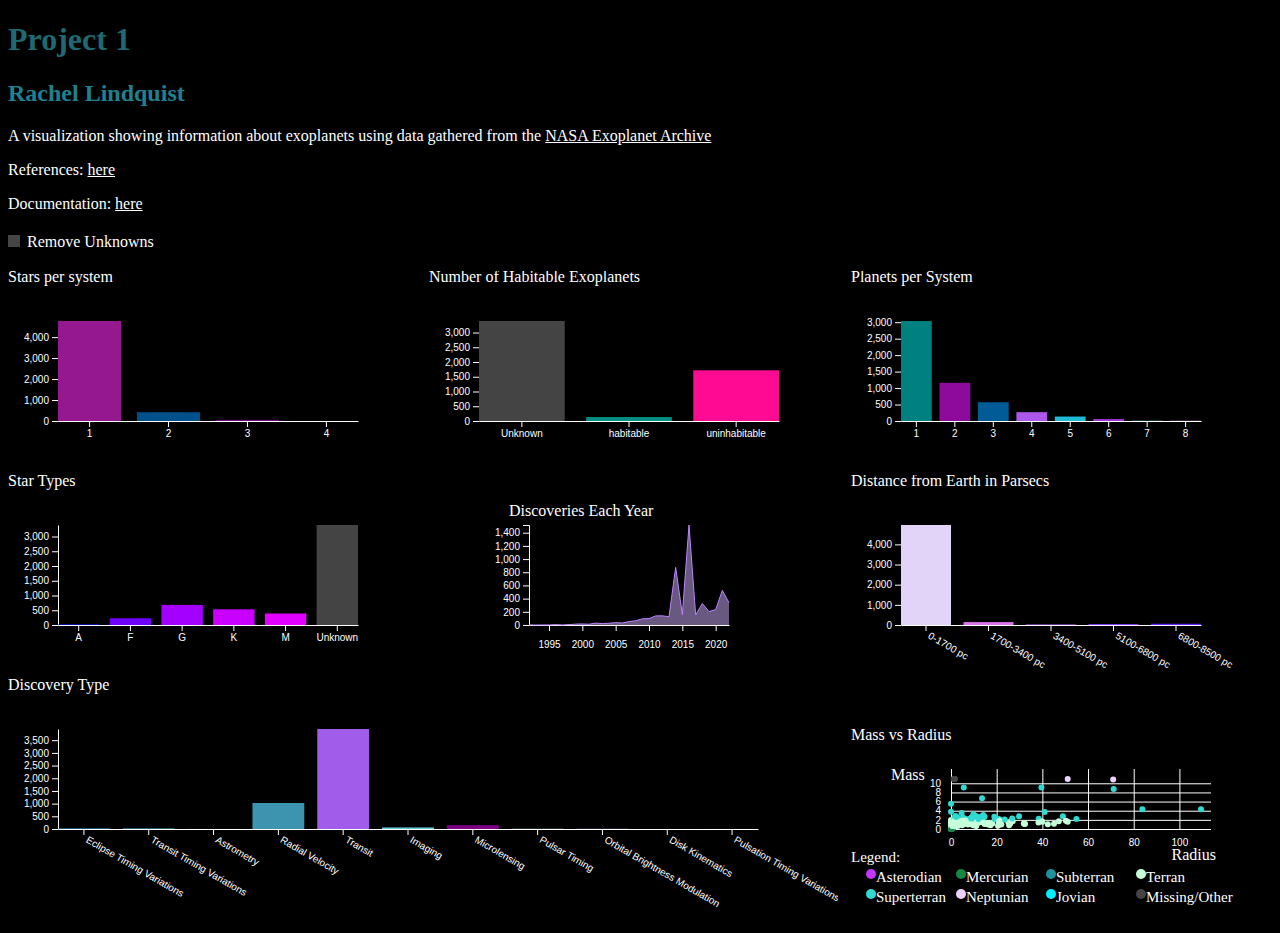
<file: index.html>
<!DOCTYPE html>
<html>
<head>
    <title>Project 1</title>
    <meta charset="UTF-8">
    <link rel="stylesheet" href="css/style.css">
</head>
<body> 
    <h1> Project 1</h1>
    <h2> Rachel Lindquist </h2>
    <p>A visualization showing information about exoplanets using data gathered from the <a href = "https://exoplanetarchive.ipac.caltech.edu/cgi-bin/TblView/nph-tblView?app=ExoTbls&config=PS"> NASA Exoplanet Archive</a></p>   
    <p>References: <a href = "pages/ref.html">here</a></p>
    <p>Documentation: <a href = "pages/doc.html"> here</a></p>

    <ul class="legend">
        <li class="legend-btn" id = "unknown" category="Unknown"><span class="legend-symbol"></span> Remove Unknowns</li>
    </ul>

    <!-- Div for two columns of charts -->

    <div style="width: 49%; float:left; display:inline; height:100px; width: 33.33%;">
        <!--<div style ="border: 1px solid rgb(20, 20, 20); padding: 0.2em; background:rgb(40, 40, 40)"> -->
        <svg id = "multiStar"></svg>
        <div id="tooltip"></div>
    <!--</div> -->
        <svg id = "starType"></svg>
        <div id="tooltip"></div>
        <svg id = "discoveryType"></svg>
        <!--<div id="tooltip"></div> -->
        <!--<svg id = "dataTable"></svg> --->
    </div>
    <div style="width: 49%; float:left; display:inline; height:100px; width: 33.33%;">
        <svg id = "habitability"></svg>
        <div id="tooltip"></div>
        <svg id = "disTime"></svg>
        <div id="tooltip"></div>
    </div>
    <div style="width: 49%; float:left; display:inline; height:100px; width: 33.33%;">
        <svg id = "planetSys"></svg>
        <div id="tooltip"></div>
        <svg id = "distance"></svg>
        <div id="tooltip"></div>
        <svg id = "radVMass"></svg>
        <div id="tooltip"></div>
        <!--
        <ul class="legend">
            <li class="legend-btn" id = "asterodian" category="Asterodian"><span class="legend-symbol"></span>Asterodian</li>
            <li class="legend-btn" id = "mercurian" category="Mercurian"><span class="legend-symbol"></span>Mercurian</li>
            <li class="legend-btn" id = "subterran" category="Subterran"><span class="legend-symbol"></span>Subterran</li>
            <li class="legend-btn" id = "terran" category="Terran"><span class="legend-symbol"></span>Terran</li>
        </ul>
        <ul class="legend">
            <li class="legend-btn" id = "superterran" category="Superterran"><span class="legend-symbol"></span>Superterran</li>
            <li class="legend-btn" id = "neuptunian" category="Neptunian"><span class="legend-symbol"></span>Neputunian</li>
            <li class="legend-btn" id = "jovian" category="Jovian"><span class="legend-symbol"></span>Jovian</li>
            <li class="legend-btn" id = "unknowns" category="UnknownS"><span class="legend-symbol"></span>Other/Unknowns</li>
        </ul> -->
    </div>

    

    <!-- D3 bundle -->
    <script src="js/d3.v6.min.js"></script>

    <!-- JS Classes -->
    <script src ="js/line.js"></script>
    <script src = "js/barchart.js"></script>
    <script src = "js/scatter.js"></script>
    <script src = "js/table.js"></script>

    <!--JS Main -->
    <script src="js/main.js"></script>


</body>
</html>
</file>
<file: css/style.css>
body {
  background-color: rgb(0, 0, 0);
}
h1{
  color: rgb(30, 105, 114);
}
h2{
  color: rgb(31, 128, 145);
}
h3{
  color: rgb(44, 151, 159);
}
h4{
  color: rgb(45, 163, 160);
}
h5{
  color: rgb(61, 172, 152);
}
p{
  color: rgb(255, 255, 255);
}
a{
  color: rgb(255, 255, 255);
}

li {
  color: rgb(255, 255, 255);
}


/* Tooltip */
#tooltip {
    position: absolute;
    display: none;
    background: rgb(0, 0, 0);
    box-shadow: 3px 3px 3px 0px rgba(43, 1, 193, 0.5);
    border: 1px solid rgb(46, 55, 140);
    font-size: 12px;
    font-weight: 500;
    padding: 8px;
    min-width: 160px;
    color: rgb(255, 255, 255);
  }
  .tooltip-title {
    color: #ffffff;
    font-size: 14px;
    font-weight: 600;
  }
  #tooltip ul {
    margin: 5px 0 0 0;
    padding-left: 20px;
  }
  
  /* Legend */
  .legend {
    margin: 20px 0;
    list-style: none;
    padding: 0;
  }
  .legend-btn {
    display: inline-block;
    margin: 0 20px 0 0;
    cursor: pointer;
    transition: all ease-in-out 200ms;
  }
  .legend-btn.inactive {
    opacity: 0.3;
  }
  .legend-symbol {
    width: 12px;
    height: 12px;
    margin-right: 3px;
    display: inline-block;
  }
  .legend-btn[category="Unknown"] .legend-symbol {
    background: #444444;
    color:rgb(255, 255, 255);
  }

  .legend-btn[category="Asterodian"] .legend-symbol {
    background: #c435ff;
    color:rgb(255, 255, 255);
  }
  .legend-btn[category="Mercurian"] .legend-symbol {
    background: #158844;
    color:rgb(255, 255, 255);
  }
  .legend-btn[category="Subterran"] .legend-symbol {
    background: #1d939b;
    color:rgb(255, 255, 255);
  }
  .legend-btn[category="Terran"] .legend-symbol {
    background: #c4ffd9;
    color:rgb(255, 255, 255);
  }
  .legend-btn[category="Superterran"] .legend-symbol {
    background: #2fdbd1;
    color:rgb(255, 255, 255);
  }
  .legend-btn[category="Neptunian"] .legend-symbol {
    background: #eed0ff;
    color:rgb(255, 255, 255);
  }
  .legend-btn[category="Jovian"] .legend-symbol {
    background: #00efff;
    color:rgb(255, 255, 255);
  }
  .legend-btn[category="UnknownS"] .legend-symbol {
    background: #444444;
    color:rgb(255, 255, 255);
  }
  .bar:hover {
    stroke: #aeaeae;
  }
  .bar.active {
    stroke: #ffffff;
  }
</file>
